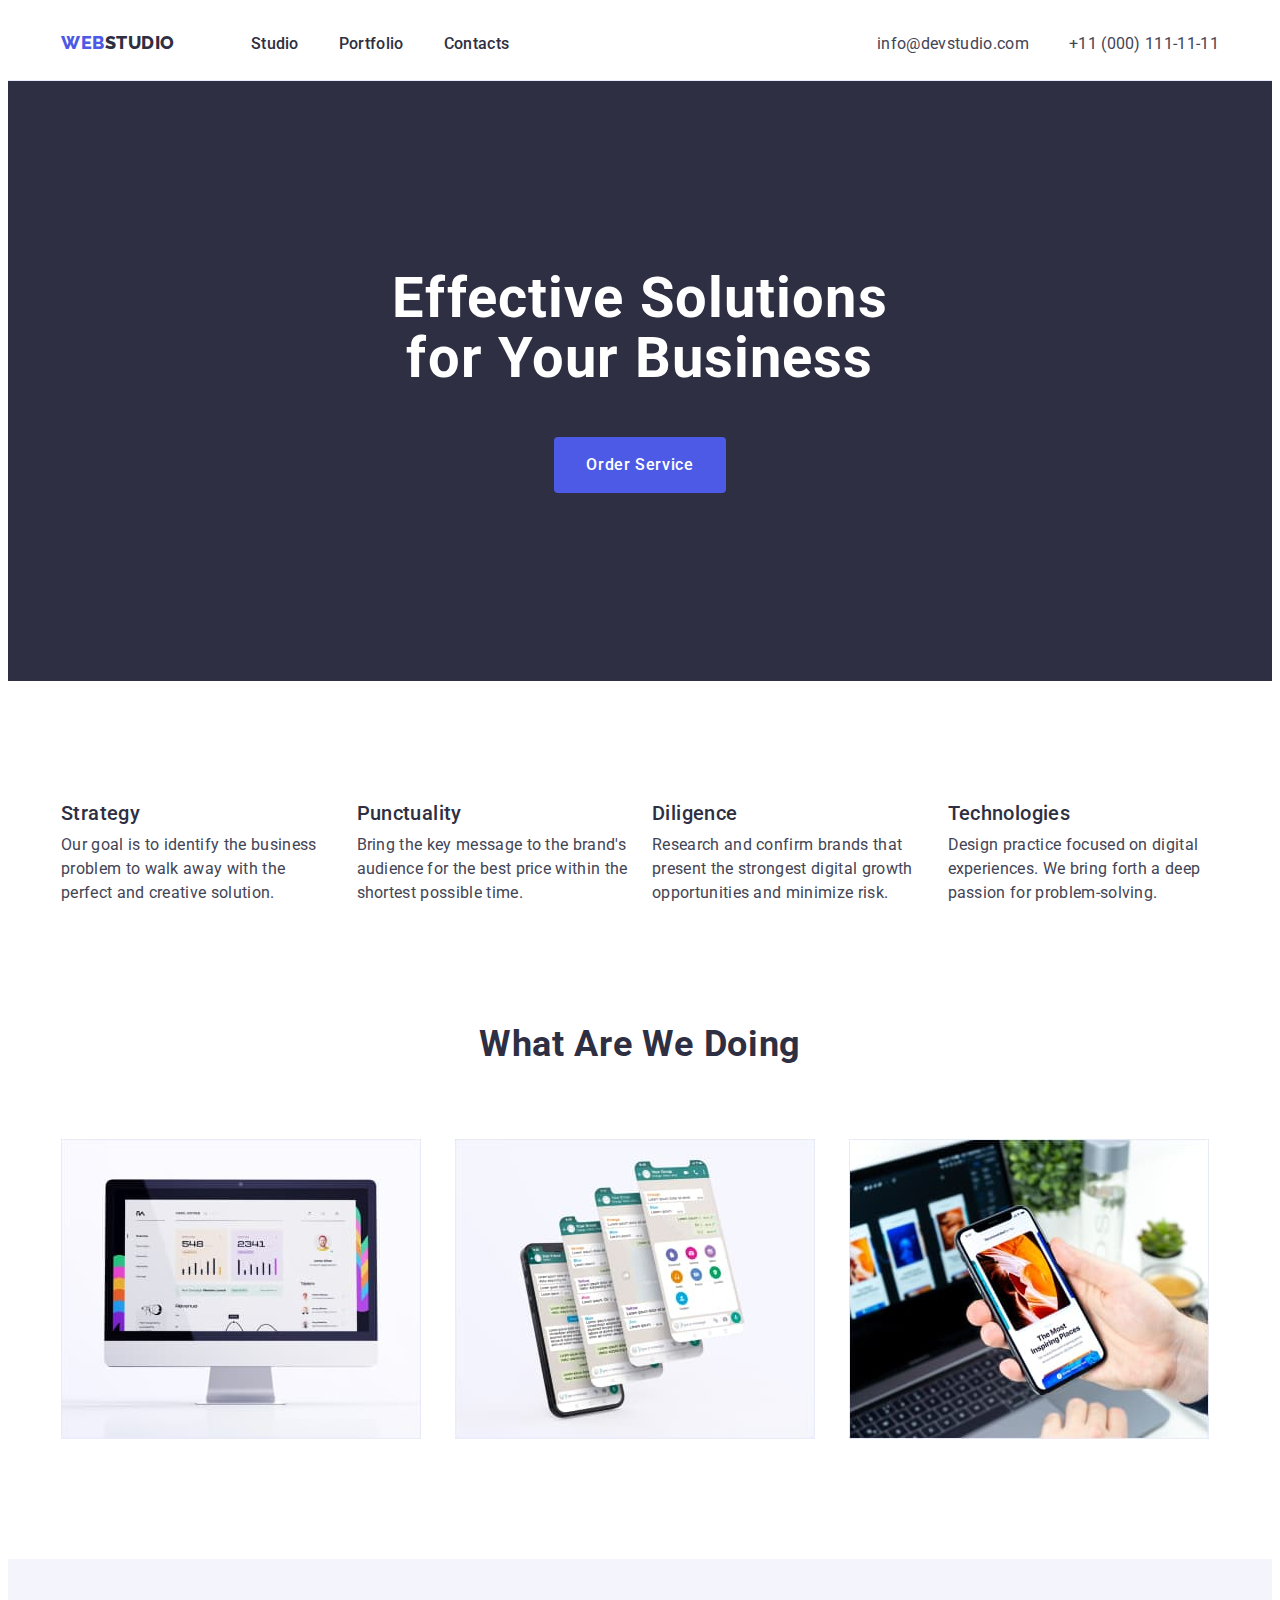
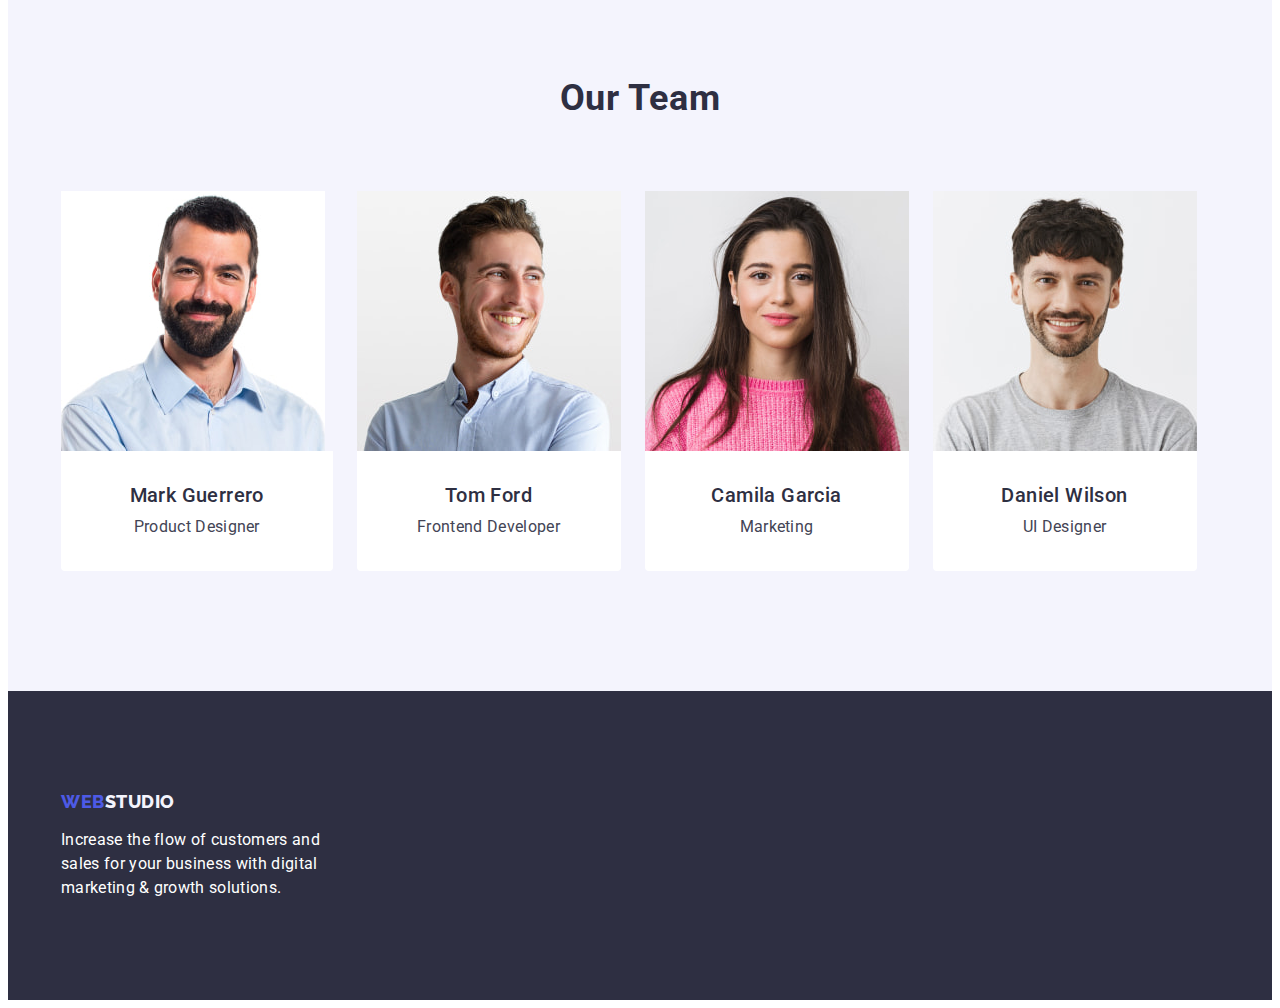
<file: index.html>
<!DOCTYPE html>
<html lang="en">
  <head>
    <meta charset="UTF-8" />
    <meta http-equiv="X-UA-Compatible" content="IE=edge" />
    <meta name="viewport" content="width=device-width, initial-scale=1.0" />
    <title>Студія</title>
    <link rel="preconnect" href="https://fonts.googleapis.com" />
    <link rel="preconnect" href="https://fonts.gstatic.com" crossorigin />
    <link
      href="https://fonts.googleapis.com/css2?family=Raleway:wght@800&family=Roboto:wght@400;500;700;900&display=swap"
      rel="stylesheet"
    />
    <link
      rel="stylesheet"
      href="https://cdnjs.cloudflare.com/ajax/libs/modern-normalize/1.1.0/modern-normalize.min.css"
      integrity="sha512-wpPYUAdjBVSE4KJnH1VR1HeZfpl1ub8YT/NKx4PuQ5NmX2tKuGu6U/JRp5y+Y8XG2tV+wKQpNHVUX03MfMFn9Q=="
      crossorigin="anonymous"
      referrerpolicy="no-referrer"
    />
    <link rel="stylesheet" href="./css/styles.css" />
  </head>
  <body>
    <header class="header">
      <div class="container header-wrap">
        <nav class="header-nav">
          <a class="logo" href="./index.html"
            >Web<span class="header-logo">Studio</span></a
          >
          <ul class="heder-nav-list">
            <li class="heder-nav-item">
              <a class="heder-nav-link" href="./index.html">Studio</a>
            </li>
            <li class="heder-nav-item">
              <a class="heder-nav-link" href="./portfolio.html">Portfolio</a>
            </li>
            <li class="heder-nav-item">
              <a class="heder-nav-link" href="">Contacts</a>
            </li>
          </ul>
        </nav>
        <address class="contacts">
          <ul class="contacts-list">
            <li class="contacts-item">
              <a class="contacts-link" href="mailto:info@devstudio.com"
                >info@devstudio.com</a
              >
            </li>
            <li class="contacts-item">
              <a class="contacts-link" href="tel:+110001111111"
                >+11 (000) 111-11-11</a
              >
            </li>
          </ul>
        </address>
      </div>
    </header>
    <main>
      <section class="hero">
        <div class="container">
          <h1 class="hero-title">Effective Solutions for Your Business</h1>
          <button class="hero-btn" type="button">Order Service</button>
        </div>
      </section>
      <section class="feature section">
        <div class="container">
          <h2 class="title visually-hidden">Our Features</h2>
          <ul class="feature-list">
            <li class="feature-item">
              <h3 class="subtitle">Strategy</h3>
              <p class="text">
                Our goal is to identify the business problem to walk away with
                the perfect and creative solution.
              </p>
            </li>
            <li class="feature-item">
              <h3 class="subtitle">Punctuality</h3>
              <p class="text">
                Bring the key message to the brand's audience for the best price
                within the shortest possible time.
              </p>
            </li>
            <li class="feature-item">
              <h3 class="subtitle">Diligence</h3>
              <p class="text">
                Research and confirm brands that present the strongest digital
                growth opportunities and minimize risk.
              </p>
            </li>
            <li class="feature-item">
              <h3 class="subtitle">Technologies</h3>
              <p class="text">
                Design practice focused on digital experiences. We bring forth a
                deep passion for problem-solving.
              </p>
            </li>
          </ul>
        </div>
      </section>
      <section class="product section">
        <div class="container">
          <h2 class="title">What are we doing</h2>
          <ul class="product-list">
            <li class="product-item">
              <img
                src="./images/main-page/img1.jpg"
                width="360"
                alt="web version"
              />
            </li>
            <li class="product-item">
              <img
                src="./images/main-page/img2.jpg"
                width="360"
                alt="mobile version"
              />
            </li>
            <li class="product-item">
              <img
                src="./images/main-page/img3.jpg"
                width="360"
                alt="use on different devices"
              />
            </li>
          </ul>
        </div>
      </section>
      <section class="team section">
        <div class="container">
          <h2 class="title">Our Team</h2>
          <ul class="team-list">
            <li class="teamm-ite">
              <img
                src="./images/main-page/img4.jpg"
                width="264"
                height="260"
                alt="Mark Guerrero"
              />
              <div class="card-description">
                <h3 class="subtitle">Mark Guerrero</h3>
                <p class="text">Product Designer</p>
              </div>
            </li>
            <li class="team-item">
              <img
                src="./images/main-page/img5.jpg"
                width="264"
                height="260"
                alt="Tom Ford"
              />
              <div class="card-description">
                <h3 class="subtitle">Tom Ford</h3>
                <p class="text">Frontend Developer</p>
              </div>
            </li>
            <li class="team-item">
              <img
                src="./images/main-page/img6.jpg"
                width="264"
                height="260"
                alt="Camila Garcia"
              />
              <div class="card-description">
                <h3 class="subtitle">Camila Garcia</h3>
                <p class="text">Marketing</p>
              </div>
            </li>
            <li class="team-item">
              <img
                src="./images/main-page/img7.jpg"
                width="264"
                height="260"
                alt="Daniel Wilson"
              />
              <div class="card-description">
                <h3 class="subtitle">Daniel Wilson</h3>
                <p class="text">UI Designer</p>
              </div>
            </li>
          </ul>
        </div>
      </section>
    </main>
    <footer class="footer">
      <div class="container">
        <a class="logo" href="./index.html"
          >Web<span class="footer-logo">Studio</span></a
        >
        <p class="footer-text">
          Increase the flow of customers and sales for your business with
          digital marketing & growth solutions.
        </p>
      </div>
    </footer>
  </body>
</html>
</file>
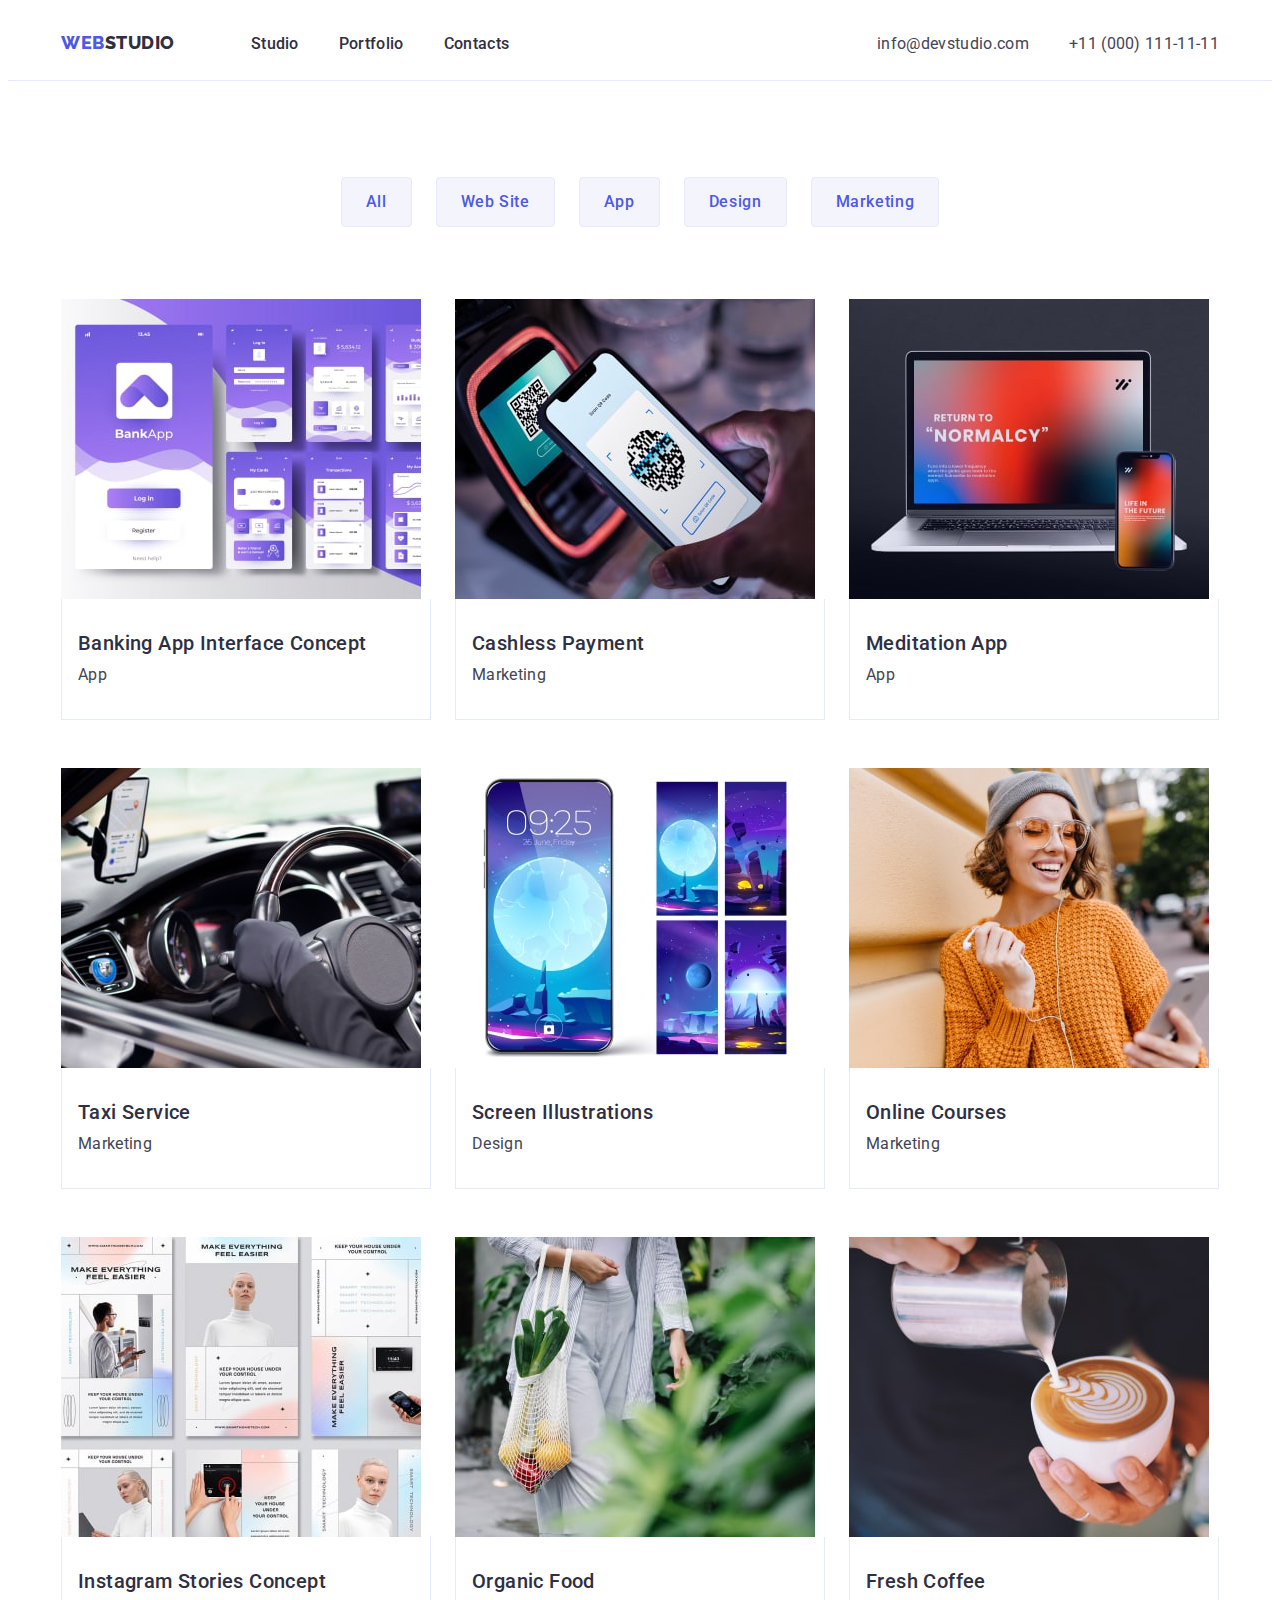
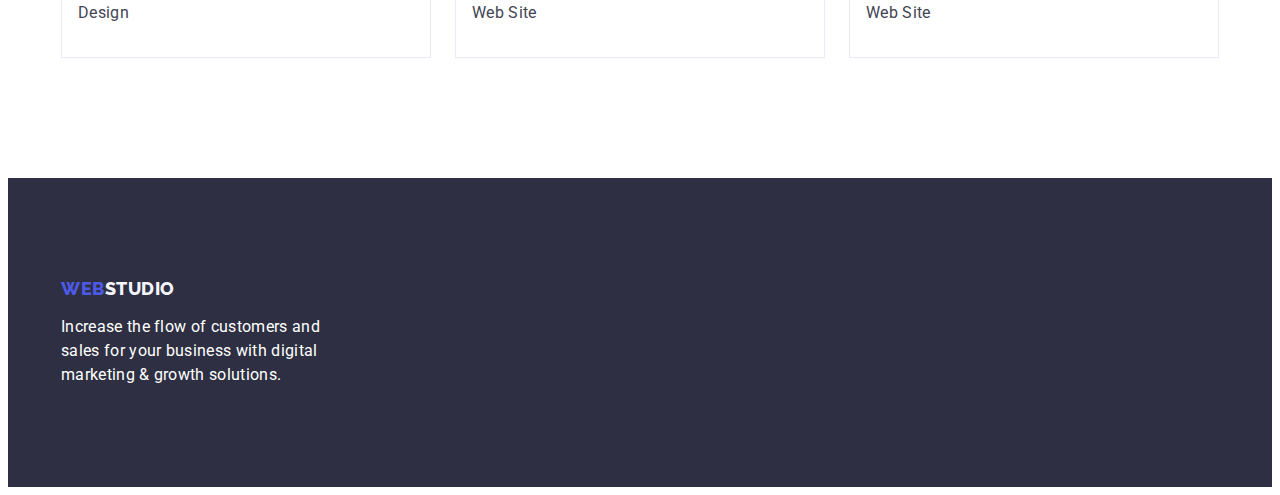
<file: portfolio.html>
<!DOCTYPE html>
<html lang="en">
  <head>
    <meta charset="UTF-8" />
    <meta http-equiv="X-UA-Compatible" content="IE=edge" />
    <meta name="viewport" content="width=device-width, initial-scale=1.0" />
    <title>Портфоліо</title>
    <link rel="preconnect" href="https://fonts.googleapis.com" />
    <link rel="preconnect" href="https://fonts.gstatic.com" crossorigin />
    <link
      href="https://fonts.googleapis.com/css2?family=Raleway:wght@800&family=Roboto:wght@400;500;700;900&display=swap"
      rel="stylesheet"
    />
    <link
      rel="stylesheet"
      href="https://cdnjs.cloudflare.com/ajax/libs/modern-normalize/1.1.0/modern-normalize.min.css"
      integrity="sha512-wpPYUAdjBVSE4KJnH1VR1HeZfpl1ub8YT/NKx4PuQ5NmX2tKuGu6U/JRp5y+Y8XG2tV+wKQpNHVUX03MfMFn9Q=="
      crossorigin="anonymous"
      referrerpolicy="no-referrer"
    />
    <link rel="stylesheet" href="./css/styles.css" />
  </head>
  <body>
    <header class="header">
      <div class="container header-wrap">
        <nav class="header-nav">
          <a class="logo" href="./index.html"
            >Web<span class="header-logo">Studio</span></a
          >
          <ul class="heder-nav-list">
            <li class="heder-nav-item">
              <a class="heder-nav-link" href="./index.html">Studio</a>
            </li>
            <li class="heder-nav-item">
              <a class="heder-nav-link" href="./portfolio.html">Portfolio</a>
            </li>
            <li class="heder-nav-item">
              <a class="heder-nav-link" href="">Contacts</a>
            </li>
          </ul>
        </nav>
        <address class="contacts">
          <ul class="contacts-list">
            <li class="contacts-item">
              <a class="contacts-link" href="mailto:info@devstudio.com"
                >info@devstudio.com</a
              >
            </li>
            <li class="contacts-item">
              <a class="contacts-link" href="tel:+110001111111"
                >+11 (000) 111-11-11</a
              >
            </li>
          </ul>
        </address>
      </div>
    </header>
    <main>
      <section class="gallery">
        <div class="container">
          <h1 class="visually-hidden">Gallery</h1>
          <ul class="gallery-filters-list">
            <li class="gallery-filters-item">
              <button class="gallery-filters-btn" type="button">All</button>
            </li>
            <li class="gallery-filters-item">
              <button class="gallery-filters-btn" type="button">
                Web Site
              </button>
            </li>
            <li class="gallery-filters-item">
              <button class="gallery-filters-btn" type="button">App</button>
            </li>
            <li class="gallery-filters-item">
              <button class="gallery-filters-btn" type="button">Design</button>
            </li>
            <li class="gallery-filters-item">
              <button class="gallery-filters-btn" type="button">
                Marketing
              </button>
            </li>
          </ul>
          <ul class="gallery-list">
            <li class="gallery-item">
              <a class="link" href="">
                <img
                  src="./images/portfolio/portfolio-1.jpg"
                  alt="Banking App"
                  width="360"
                  height="300"
                />
                <div class="gallery-description">
                  <h2 class="gallery-list-title">
                    Banking App Interface Concept
                  </h2>
                  <p class="gallery-list-text">App</p>
                </div>
              </a>
            </li>
            <li class="gallery-item">
              <a class="link" href="">
                <img
                  src="./images/portfolio/portfolio-2.jpg"
                  alt="Cashless Payment"
                  width="360"
                  height="300"
                />
                <div class="gallery-description">
                  <h2 class="gallery-list-title">Cashless Payment</h2>
                  <p class="gallery-list-text">Marketing</p>
                </div>
              </a>
            </li>
            <li class="gallery-item">
              <a class="link" href="">
                <img
                  src="./images/portfolio/portfolio-3.jpg"
                  alt="Meditation App"
                  width="360"
                  height="300"
                />
                <div class="gallery-description">
                  <h2 class="gallery-list-title">Meditation App</h2>
                  <p class="gallery-list-text">App</p>
                </div>
              </a>
            </li>
            <li class="gallery-item">
              <a class="link" href="">
                <img
                  src="./images/portfolio/portfolio-4.jpg"
                  alt="car"
                  width="360"
                  height="300"
                />
                <div class="gallery-description">
                  <h2 class="gallery-list-title">Taxi Service</h2>
                  <p class="gallery-list-text">Marketing</p>
                </div>
              </a>
            </li>
            <li class="gallery-item">
              <a class="link" href="">
                <img
                  src="./images/portfolio/portfolio-5.jpg"
                  alt="Screen Illustrations"
                  width="360"
                  height="300"
                />
                <div class="gallery-description">
                  <h2 class="gallery-list-title">Screen Illustrations</h2>
                  <p class="gallery-list-text">Design</p>
                </div>
              </a>
            </li>
            <li class="gallery-item">
              <a class="link" href="">
                <img
                  src="./images/portfolio/portfolio-6.jpg"
                  alt="girl with phone"
                  width="360"
                  height="300"
                />
                <div class="gallery-description">
                  <h2 class="gallery-list-title">Online Courses</h2>
                  <p class="gallery-list-text">Marketing</p>
                </div>
              </a>
            </li>
            <li class="gallery-item">
              <a class="link" href="">
                <img
                  src="./images/portfolio/portfolio-7.jpg"
                  alt="Instagram Stories "
                  width="360"
                  height="300"
                />
                <div class="gallery-description">
                  <h2 class="gallery-list-title">Instagram Stories Concept</h2>
                  <p class="gallery-list-text">Design</p>
                </div>
              </a>
            </li>
            <li class="gallery-item">
              <a class="link" href="">
                <img
                  src="./images/portfolio/portfolio-8.jpg"
                  alt="Organic Food"
                  width="360"
                  height="300"
                />
                <div class="gallery-description">
                  <h2 class="gallery-list-title">Organic Food</h2>
                  <p class="gallery-list-text">Web Site</p>
                </div>
              </a>
            </li>
            <li class="gallery-item">
              <a class="link" href="">
                <img
                  src="./images/portfolio/portfolio-9.jpg"
                  alt="barista makes cappuccino"
                  width="360"
                  height="300"
                />
                <div class="gallery-description">
                  <h2 class="gallery-list-title">Fresh Coffee</h2>
                  <p class="gallery-list-text">Web Site</p>
                </div>
              </a>
            </li>
          </ul>
        </div>
      </section>
    </main>
    <footer class="footer">
      <div class="container">
        <a class="logo link" href="./index.html"
          >Web<span class="footer-logo">Studio</span></a
        >
        <p class="footer-text">
          Increase the flow of customers and sales for your business with
          digital marketing & growth solutions.
        </p>
      </div>
    </footer>
  </body>
</html>
</file>
<file: css/styles.css>
:root {
  --color-logo: #4d5ae5;
  --color-bgd: #2e2f42;
  --color-text: #434455;
  --color-text-accent: #ffffff;
  --color-title: #2e2f42;
  --color-btn-text: #4d5ae5;
  --color-btn-bgd: #f4f4fd;
  --color-btn-bgd-accent: #404bbf;
  --color-btn-text-accent: #ffffff;
  --color-border: #e7e9fc;
  --color-footer-logo: #f4f4fd;
  --gap: 24px;
}
body {
  font-family: "Roboto", sans-serif;
  color: var(--color-text);
  font-style: normal;
}
a {
  text-decoration: none;
}
img {
  display: block;
  max-width: 100%;
  height: auto;
}
ul {
  margin: 0;
  padding: 0;
  list-style: none;
}
p,
h1,
h2,
h3,
h4,
h5,
h6 {
  margin: 0;
}
.visually-hidden {
  position: absolute;
  width: 1px;
  height: 1px;
  margin: -1px;
  border: 0;
  padding: 0;
  white-space: nowrap;
  clip-path: inset(100%);
  clip: rect(0 0 0 0);
  overflow: hidden;
}
.container {
  max-width: 1158px;
  padding-left: 15px;
  padding-right: 15px;
  margin: 0 auto;
}
.section {
  padding-top: 120px;
  padding-bottom: 120px;
}

.header {
  padding: 24px 0;
  border-bottom: 1px solid var(--color-border);
}
.logo {
  font-family: "Raleway", sans-serif;
  font-weight: 800;
  font-size: 18px;
  line-height: 1.17;
  color: var(--color-logo);
  letter-spacing: 0.03em;
  text-transform: uppercase;
}
.header-logo {
  color: var(--color-title);
}
.header-wrap {
  display: flex;
  justify-content: space-between;
}
.header-nav {
  display: flex;
}
.heder-nav-list {
  display: flex;
  gap: 40px;
  margin-left: 76px;
}
.contacts-list {
  display: flex;
  gap: 40px;
}

.heder-nav-link {
  font-weight: 500;
  font-size: 16px;
  line-height: 1.5;
  letter-spacing: 0.02em;
  color: var(--color-title);
  padding: 16px 0px;
}
.heder-nav-link:hover,
.heder-nav-link:focus {
  color: var(--color-btn-bgd-accent);
  text-decoration: underline;
}

.contacts-link {
  font-style: normal;
  font-size: 16px;
  line-height: 1.5;
  letter-spacing: 0.02em;
  color: var(--color-text);
}
.contacts-link:hover,
.contacts-link:focus {
  color: var(--color-btn-bgd-accent);
}

.hero {
  background-color: var(--color-bgd);
  padding-top: 188px;
  padding-bottom: 188px;
}

.hero-title {
  font-weight: 700;
  font-size: 56px;
  line-height: 1.07;
  max-width: 496px;
  text-align: center;
  letter-spacing: 0.02em;
  color: var(--color-text-accent);
  margin: 0 auto 48px;
}
.hero-btn {
  background: var(--color-btn-text);
  border: none;
  border-radius: 4px;
  font-family: "Roboto", sans-serif;
  font-weight: 500;
  font-size: 16px;
  line-height: 1.5;
  letter-spacing: 0.04em;
  color: var(--color-text-accent);
  cursor: pointer;
  display: block;
  margin: 0 auto;
  padding: 16px 32px;
}
.hero-btn:hover,
.hero-btn:focus {
  background-color: var(--color-btn-bgd-accent);
}

.feature-list {
  display: flex;
  gap: var(--gap);
}
.feature-item {
  width: calc((100% - 3 * 24px) / 4);
}
.product {
  padding-top: 0;
}

.product-list {
  display: flex;
  gap: var(--gap);
  margin-top: 74px;
}
.product-item {
  width: calc((100% - 2 * 24px) / 3);
}

.team {
  background: var(--color-btn-bgd);
}
.team-list {
  display: flex;
  gap: var(--gap);
  margin-top: 72px;
}
.teamm-ite {
  width: calc((100% - 3 * 24px) / 4);
}
.card-description {
  padding: 32px 16px;
  border-radius: 0px 0px 4px 4px;
  background-color: var(--color-text-accent);
  text-align: center;
}
.title {
  font-size: 36px;
  line-height: 1.11;
  text-align: center;
  letter-spacing: 0.02em;
  text-transform: capitalize;
  color: var(--color-title);
}
.subtitle {
  font-weight: 500;
  font-size: 20px;
  line-height: 1.2;
  letter-spacing: 0.02em;
  color: var(--color-title);
  margin-bottom: 8px;
}
.text {
  font-size: 16px;
  line-height: 1.5;
  letter-spacing: 0.02em;
}

.gallery {
  padding-top: 96px;
  padding-bottom: 120px;
}
.gallery-filters-list {
  display: flex;
  gap: var(--gap);
  justify-content: center;
  margin-bottom: 72px;
}

.gallery-filters-btn {
  background: var(--color-btn-bgd);
  border: 1px solid var(--color-border);
  border-radius: 4px;
  font-family: "Roboto", sans-serif;
  font-weight: 500;
  font-size: 16px;
  line-height: 1.5;
  letter-spacing: 0.04em;
  color: var(--color-btn-text);
  cursor: pointer;
  padding: 12px 24px;
}
.gallery-filters-btn:hover,
.gallery-filters-btn:focus {
  background: var(--color-btn-bgd-accent);
  color: var(--color-btn-text-accent);
}

.gallery-list {
  display: flex;
  flex-wrap: wrap;
  column-gap: var(--gap);
  row-gap: calc(var(--gap) * 2);
}
.gallery-item {
  width: calc((100% - 24px * 2) / 3);
}
.gallery-description {
  border: 1px solid var(--color-border);
  border-top: none;
  padding: 32px 0 32px 16px;
  background-color: var(--color-text-accent);
}
.gallery-list-title {
  font-weight: 500;
  font-size: 20px;
  line-height: 1.2;
  letter-spacing: 0.02em;
  color: var(--color-title);
  margin-bottom: 8px;
}
.gallery-list-text {
  font-size: 16px;
  line-height: 1.5;
  letter-spacing: 0.02em;
  color: var(--color-text);
}
.footer {
  background-color: var(--color-bgd);
  padding-top: 100px;
  padding-bottom: 100px;
}
.footer-logo {
  color: var(--color-footer-logo);
}
.footer-text {
  font-size: 16px;
  line-height: 1.5;
  letter-spacing: 0.02em;
  color: var(--color-text-accent);
  max-width: 264px;
  margin-top: 16px;
}
</file>
